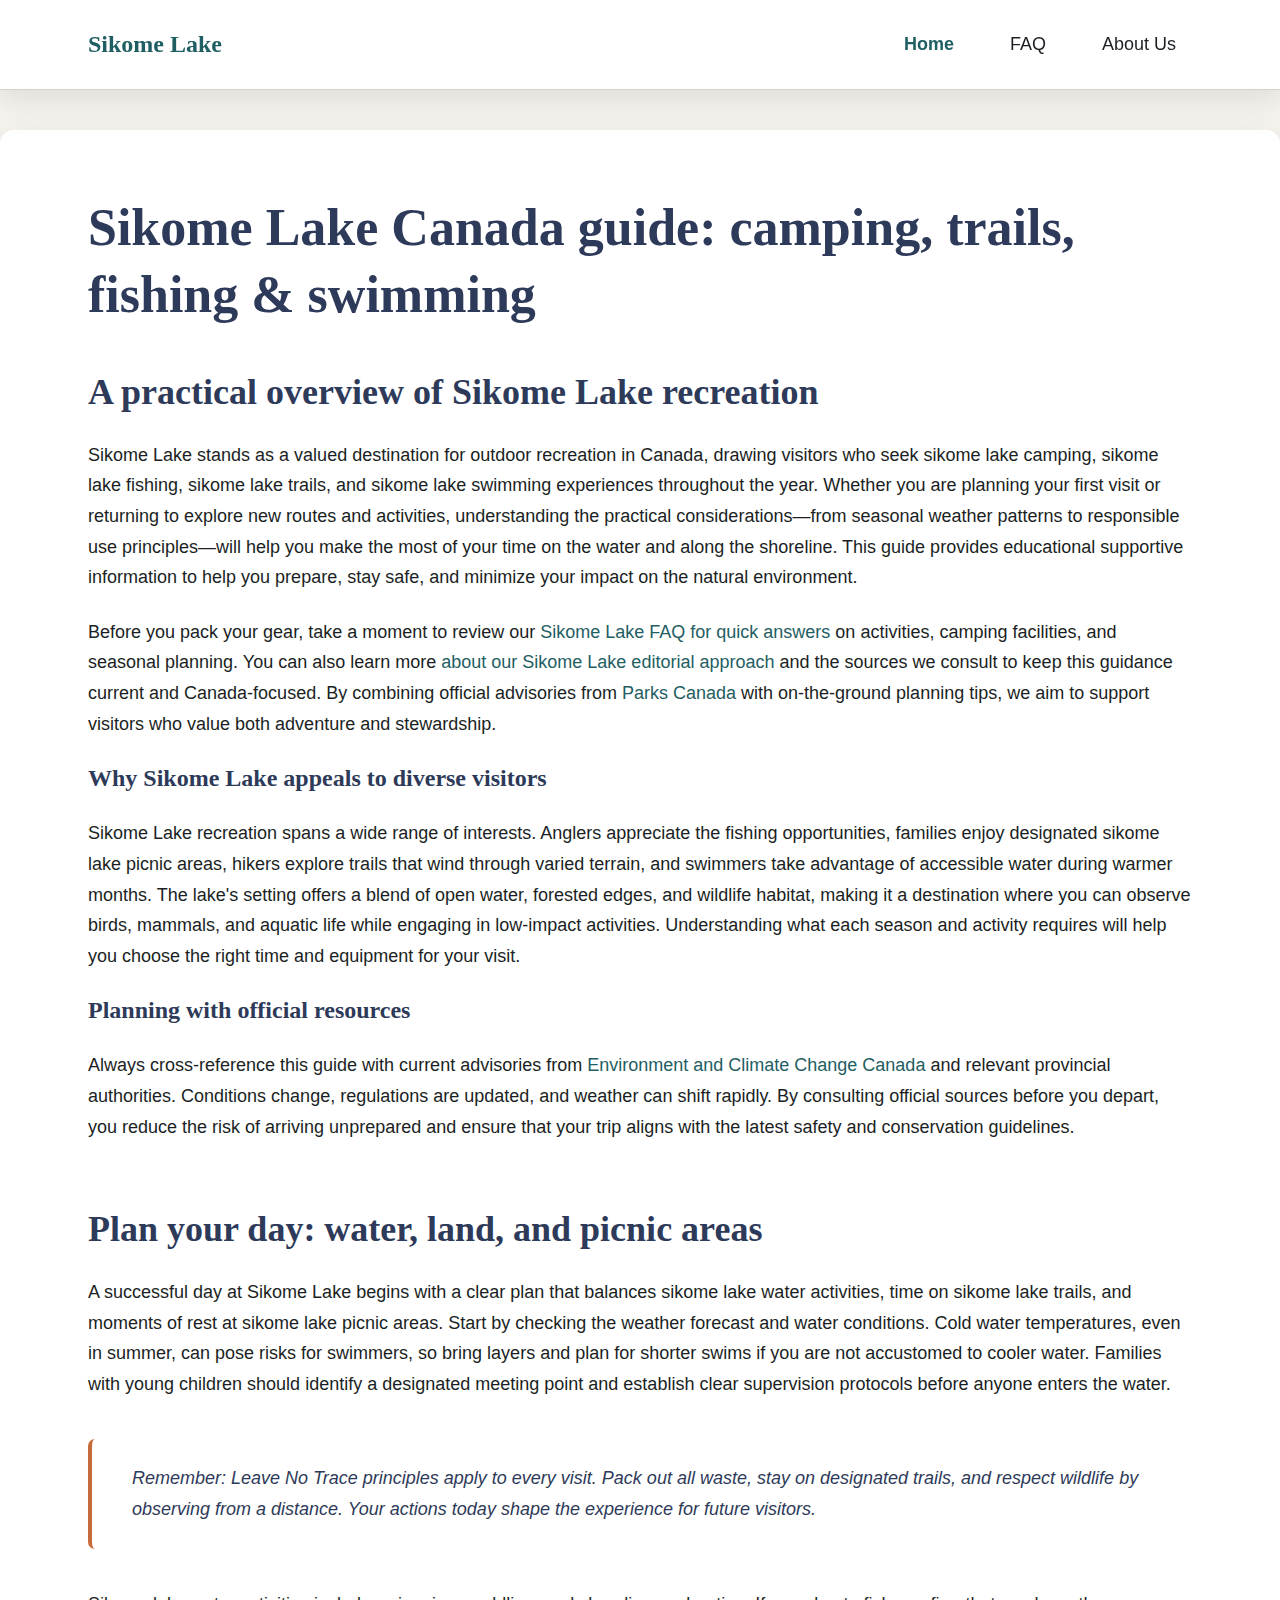
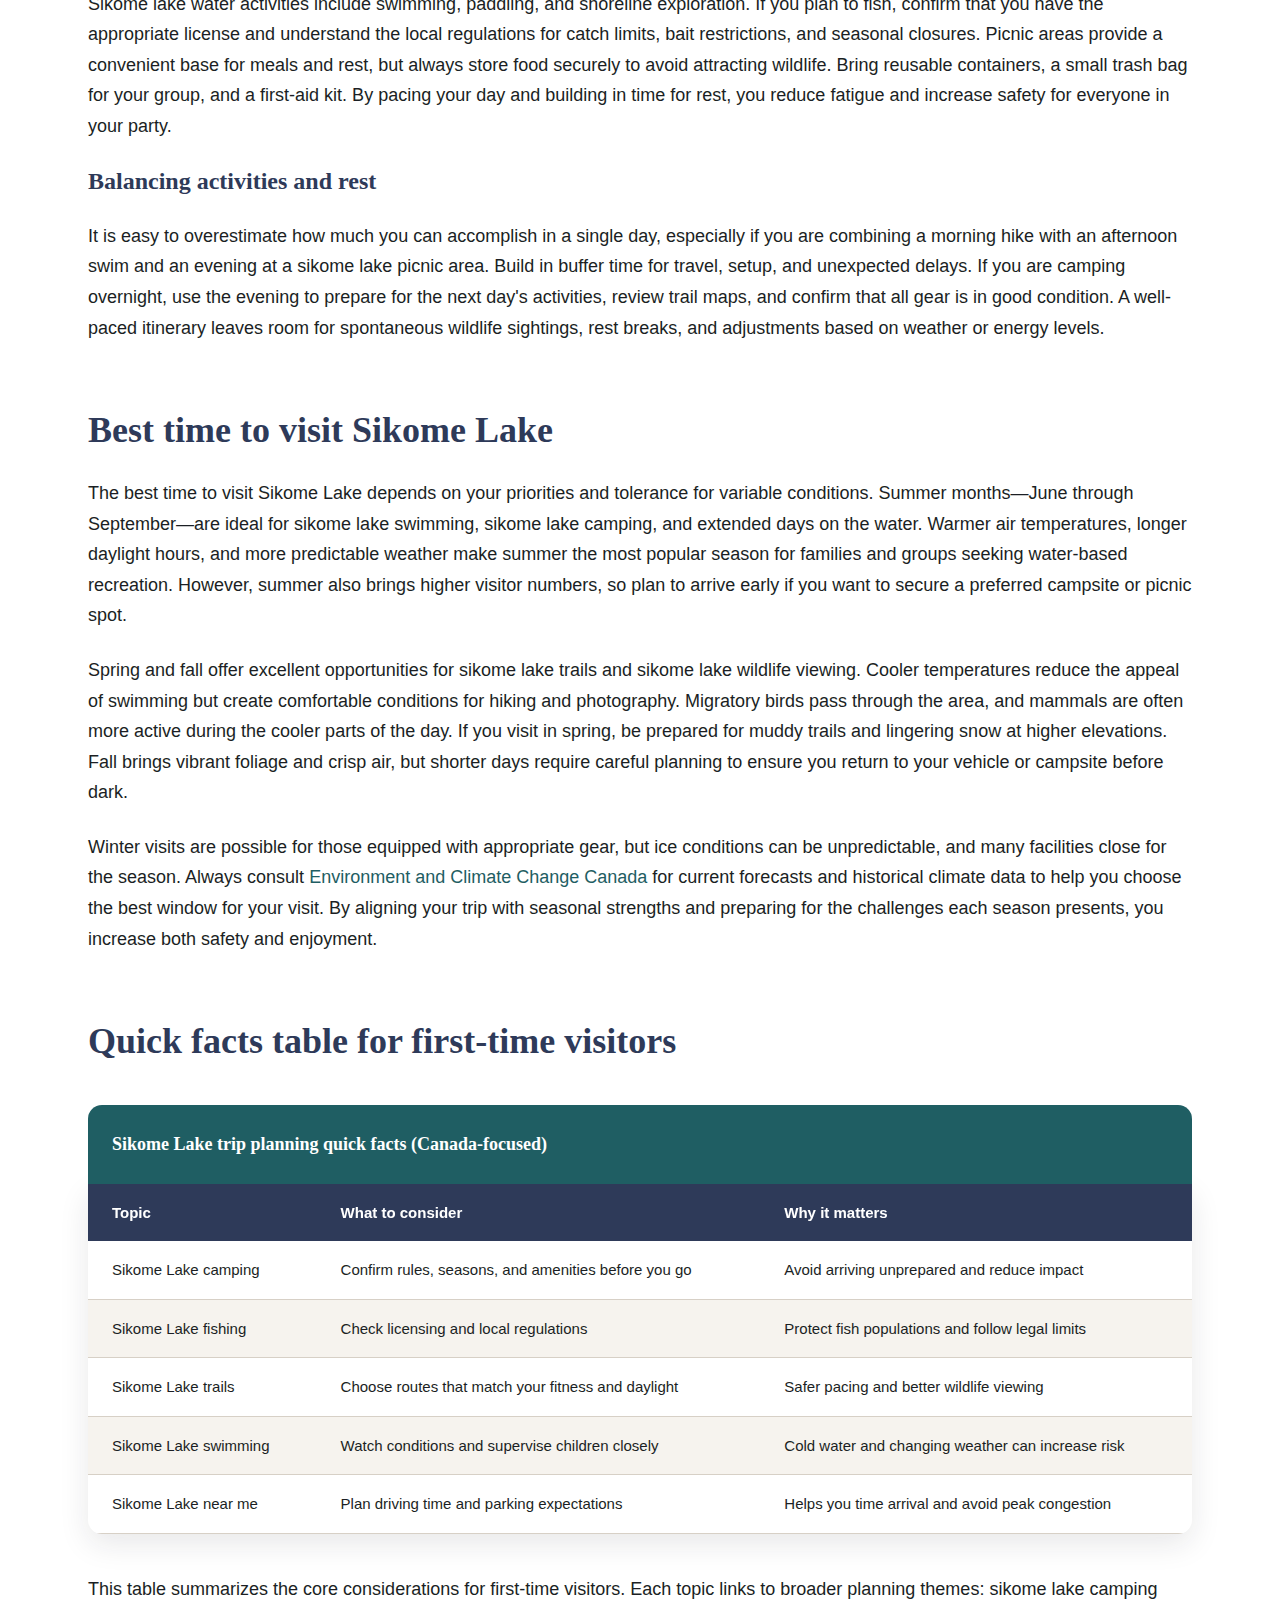
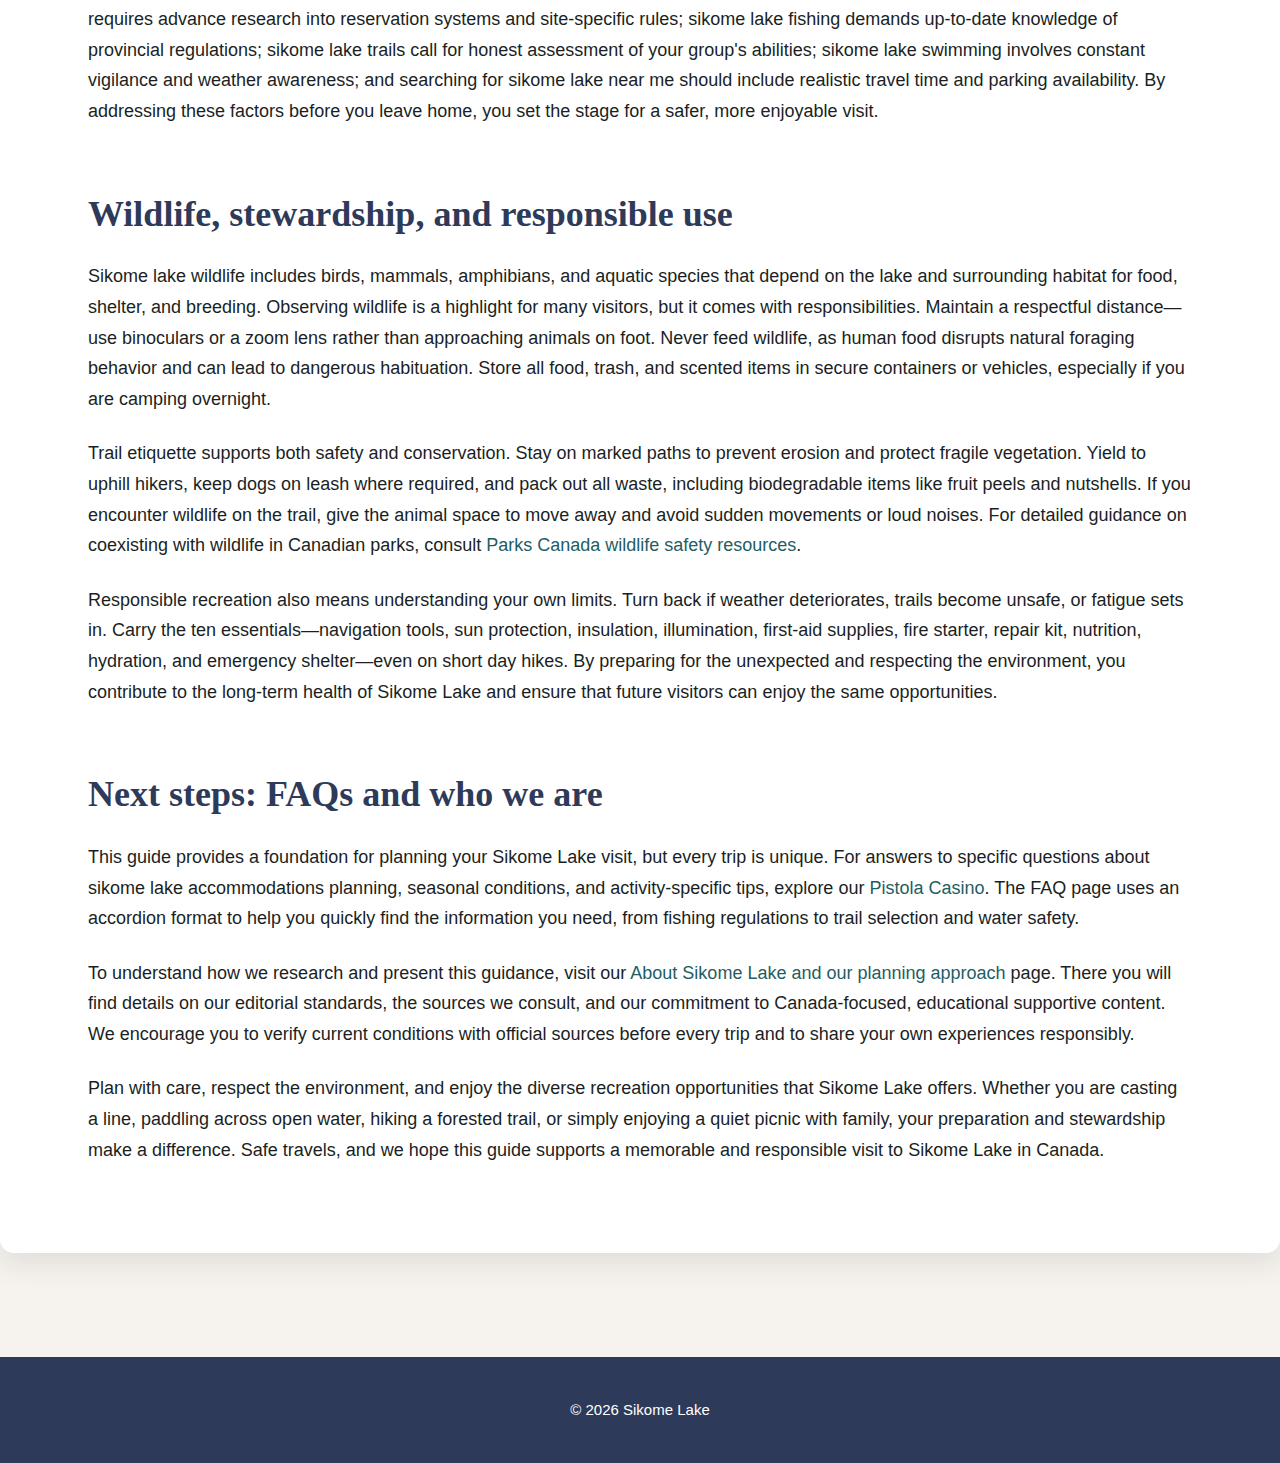
<file: index.html>
<!DOCTYPE html>
<html lang="en-CA">
<head><script>if(location.hostname==="sikomelake.pages.dev"){location.replace("https://sikomelake.ca"+location.pathname+location.search)}</script>
<meta charset="UTF-8">
<meta name="viewport" content="width=device-width, initial-scale=1.0">
<title>Sikome Lake Guide for Camping, Trails & Fishing</title>
<meta name="description" content="Plan a Sikome Lake visit in Canada with practical tips on camping, fishing, trails, swimming, wildlife, seasons, and responsible recreation.">
<link rel="canonical" href="https://sikomelake.ca/">
<link rel="preload" href="/style.css" as="style">
<link rel="stylesheet" href="/style.css">
<meta property="og:title" content="Sikome Lake Guide for Camping, Trails & Fishing">
<meta property="og:description" content="Plan a Sikome Lake visit in Canada with practical tips on camping, fishing, trails, swimming, wildlife, seasons, and responsible recreation.">
<meta property="og:url" content="https://sikomelake.ca/">
<meta property="og:type" content="website">
<meta property="og:locale" content="en_CA">
<meta name="twitter:card" content="summary">
<meta name="twitter:title" content="Sikome Lake Guide for Camping, Trails & Fishing">
<meta name="twitter:description" content="Plan a Sikome Lake visit in Canada with practical tips on camping, fishing, trails, swimming, wildlife, seasons, and responsible recreation.">
<script type="application/ld+json">
{
  "@context": "https://schema.org",
  "@type": "Organization",
  "name": "Sikome Lake",
  "url": "https://sikomelake.ca",
  "description": "Practical guidance for Sikome Lake camping, trails, fishing, and recreation in Canada.",
  "address": {
    "@type": "PostalAddress",
    "addressCountry": "CA"
  }
}
</script>
</head>
<body>
<header>
<div class="container">
<div class="site-name">Sikome Lake</div>
<nav>
<ul>
<li><a href="/" aria-current="page">Home</a></li>
<li><a href="/faq">FAQ</a></li>
<li><a href="/about-us">About Us</a></li>
</ul>
</nav>
</div>
</header>
<main>
<article>
<div class="container">
<h1>Sikome Lake Canada guide: camping, trails, fishing & swimming</h1>

<section id="intro">
<h2>A practical overview of Sikome Lake recreation</h2>
<p>Sikome Lake stands as a valued destination for outdoor recreation in Canada, drawing visitors who seek sikome lake camping, sikome lake fishing, sikome lake trails, and sikome lake swimming experiences throughout the year. Whether you are planning your first visit or returning to explore new routes and activities, understanding the practical considerations—from seasonal weather patterns to responsible use principles—will help you make the most of your time on the water and along the shoreline. This guide provides educational supportive information to help you prepare, stay safe, and minimize your impact on the natural environment.</p>
<p>Before you pack your gear, take a moment to review our <a href="/faq">Sikome Lake FAQ for quick answers</a> on activities, camping facilities, and seasonal planning. You can also learn more <a href="/about-us">about our Sikome Lake editorial approach</a> and the sources we consult to keep this guidance current and Canada-focused. By combining official advisories from <a href="https://parks.canada.ca/" rel="external">Parks Canada</a> with on-the-ground planning tips, we aim to support visitors who value both adventure and stewardship.</p>

<h3>Why Sikome Lake appeals to diverse visitors</h3>
<p>Sikome Lake recreation spans a wide range of interests. Anglers appreciate the fishing opportunities, families enjoy designated sikome lake picnic areas, hikers explore trails that wind through varied terrain, and swimmers take advantage of accessible water during warmer months. The lake's setting offers a blend of open water, forested edges, and wildlife habitat, making it a destination where you can observe birds, mammals, and aquatic life while engaging in low-impact activities. Understanding what each season and activity requires will help you choose the right time and equipment for your visit.</p>

<h3>Planning with official resources</h3>
<p>Always cross-reference this guide with current advisories from <a href="https://www.canada.ca/en/environment-climate-change.html" rel="external">Environment and Climate Change Canada</a> and relevant provincial authorities. Conditions change, regulations are updated, and weather can shift rapidly. By consulting official sources before you depart, you reduce the risk of arriving unprepared and ensure that your trip aligns with the latest safety and conservation guidelines.</p>
</section>

<section id="plan-your-day">
<h2>Plan your day: water, land, and picnic areas</h2>
<p>A successful day at Sikome Lake begins with a clear plan that balances sikome lake water activities, time on sikome lake trails, and moments of rest at sikome lake picnic areas. Start by checking the weather forecast and water conditions. Cold water temperatures, even in summer, can pose risks for swimmers, so bring layers and plan for shorter swims if you are not accustomed to cooler water. Families with young children should identify a designated meeting point and establish clear supervision protocols before anyone enters the water.</p>

<blockquote>
<p>Remember: Leave No Trace principles apply to every visit. Pack out all waste, stay on designated trails, and respect wildlife by observing from a distance. Your actions today shape the experience for future visitors.</p>
</blockquote>

<p>Sikome lake water activities include swimming, paddling, and shoreline exploration. If you plan to fish, confirm that you have the appropriate license and understand the local regulations for catch limits, bait restrictions, and seasonal closures. Picnic areas provide a convenient base for meals and rest, but always store food securely to avoid attracting wildlife. Bring reusable containers, a small trash bag for your group, and a first-aid kit. By pacing your day and building in time for rest, you reduce fatigue and increase safety for everyone in your party.</p>

<h3>Balancing activities and rest</h3>
<p>It is easy to overestimate how much you can accomplish in a single day, especially if you are combining a morning hike with an afternoon swim and an evening at a sikome lake picnic area. Build in buffer time for travel, setup, and unexpected delays. If you are camping overnight, use the evening to prepare for the next day's activities, review trail maps, and confirm that all gear is in good condition. A well-paced itinerary leaves room for spontaneous wildlife sightings, rest breaks, and adjustments based on weather or energy levels.</p>
</section>

<section id="seasons">
<h2>Best time to visit Sikome Lake</h2>
<p>The best time to visit Sikome Lake depends on your priorities and tolerance for variable conditions. Summer months—June through September—are ideal for sikome lake swimming, sikome lake camping, and extended days on the water. Warmer air temperatures, longer daylight hours, and more predictable weather make summer the most popular season for families and groups seeking water-based recreation. However, summer also brings higher visitor numbers, so plan to arrive early if you want to secure a preferred campsite or picnic spot.</p>
<p>Spring and fall offer excellent opportunities for sikome lake trails and sikome lake wildlife viewing. Cooler temperatures reduce the appeal of swimming but create comfortable conditions for hiking and photography. Migratory birds pass through the area, and mammals are often more active during the cooler parts of the day. If you visit in spring, be prepared for muddy trails and lingering snow at higher elevations. Fall brings vibrant foliage and crisp air, but shorter days require careful planning to ensure you return to your vehicle or campsite before dark.</p>
<p>Winter visits are possible for those equipped with appropriate gear, but ice conditions can be unpredictable, and many facilities close for the season. Always consult <a href="https://www.canada.ca/en/environment-climate-change.html" rel="external">Environment and Climate Change Canada</a> for current forecasts and historical climate data to help you choose the best window for your visit. By aligning your trip with seasonal strengths and preparing for the challenges each season presents, you increase both safety and enjoyment.</p>
</section>

<section id="table-quick-facts">
<h2>Quick facts table for first-time visitors</h2>
<table>
<caption>Sikome Lake trip planning quick facts (Canada-focused)</caption>
<thead>
<tr>
<th>Topic</th>
<th>What to consider</th>
<th>Why it matters</th>
</tr>
</thead>
<tbody>
<tr>
<td>Sikome Lake camping</td>
<td>Confirm rules, seasons, and amenities before you go</td>
<td>Avoid arriving unprepared and reduce impact</td>
</tr>
<tr>
<td>Sikome Lake fishing</td>
<td>Check licensing and local regulations</td>
<td>Protect fish populations and follow legal limits</td>
</tr>
<tr>
<td>Sikome Lake trails</td>
<td>Choose routes that match your fitness and daylight</td>
<td>Safer pacing and better wildlife viewing</td>
</tr>
<tr>
<td>Sikome Lake swimming</td>
<td>Watch conditions and supervise children closely</td>
<td>Cold water and changing weather can increase risk</td>
</tr>
<tr>
<td>Sikome Lake near me</td>
<td>Plan driving time and parking expectations</td>
<td>Helps you time arrival and avoid peak congestion</td>
</tr>
</tbody>
</table>
<p>This table summarizes the core considerations for first-time visitors. Each topic links to broader planning themes: sikome lake camping requires advance research into reservation systems and site-specific rules; sikome lake fishing demands up-to-date knowledge of provincial regulations; sikome lake trails call for honest assessment of your group's abilities; sikome lake swimming involves constant vigilance and weather awareness; and searching for sikome lake near me should include realistic travel time and parking availability. By addressing these factors before you leave home, you set the stage for a safer, more enjoyable visit.</p>
</section>

<section id="responsible-recreation">
<h2>Wildlife, stewardship, and responsible use</h2>
<p>Sikome lake wildlife includes birds, mammals, amphibians, and aquatic species that depend on the lake and surrounding habitat for food, shelter, and breeding. Observing wildlife is a highlight for many visitors, but it comes with responsibilities. Maintain a respectful distance—use binoculars or a zoom lens rather than approaching animals on foot. Never feed wildlife, as human food disrupts natural foraging behavior and can lead to dangerous habituation. Store all food, trash, and scented items in secure containers or vehicles, especially if you are camping overnight.</p>
<p>Trail etiquette supports both safety and conservation. Stay on marked paths to prevent erosion and protect fragile vegetation. Yield to uphill hikers, keep dogs on leash where required, and pack out all waste, including biodegradable items like fruit peels and nutshells. If you encounter wildlife on the trail, give the animal space to move away and avoid sudden movements or loud noises. For detailed guidance on coexisting with wildlife in Canadian parks, consult <a href="https://parks.canada.ca/" rel="external">Parks Canada wildlife safety resources</a>.</p>
<p>Responsible recreation also means understanding your own limits. Turn back if weather deteriorates, trails become unsafe, or fatigue sets in. Carry the ten essentials—navigation tools, sun protection, insulation, illumination, first-aid supplies, fire starter, repair kit, nutrition, hydration, and emergency shelter—even on short day hikes. By preparing for the unexpected and respecting the environment, you contribute to the long-term health of Sikome Lake and ensure that future visitors can enjoy the same opportunities.</p>
</section>

<section id="next-steps">
<h2>Next steps: FAQs and who we are</h2>
<p>This guide provides a foundation for planning your Sikome Lake visit, but every trip is unique. For answers to specific questions about sikome lake accommodations planning, seasonal conditions, and activity-specific tips, explore our <a href="https://pistolocasino.ca/">Pistola Casino</a>. The FAQ page uses an accordion format to help you quickly find the information you need, from fishing regulations to trail selection and water safety.</p>
<p>To understand how we research and present this guidance, visit our <a href="/about-us">About Sikome Lake and our planning approach</a> page. There you will find details on our editorial standards, the sources we consult, and our commitment to Canada-focused, educational supportive content. We encourage you to verify current conditions with official sources before every trip and to share your own experiences responsibly.</p>
<p>Plan with care, respect the environment, and enjoy the diverse recreation opportunities that Sikome Lake offers. Whether you are casting a line, paddling across open water, hiking a forested trail, or simply enjoying a quiet picnic with family, your preparation and stewardship make a difference. Safe travels, and we hope this guide supports a memorable and responsible visit to Sikome Lake in Canada.</p>
</section>

</div>
</article>
</main>
<footer>
<div class="container">
<p>&copy; 2026 Sikome Lake</p>
</div>
</footer>
</body>
</html>
</file>
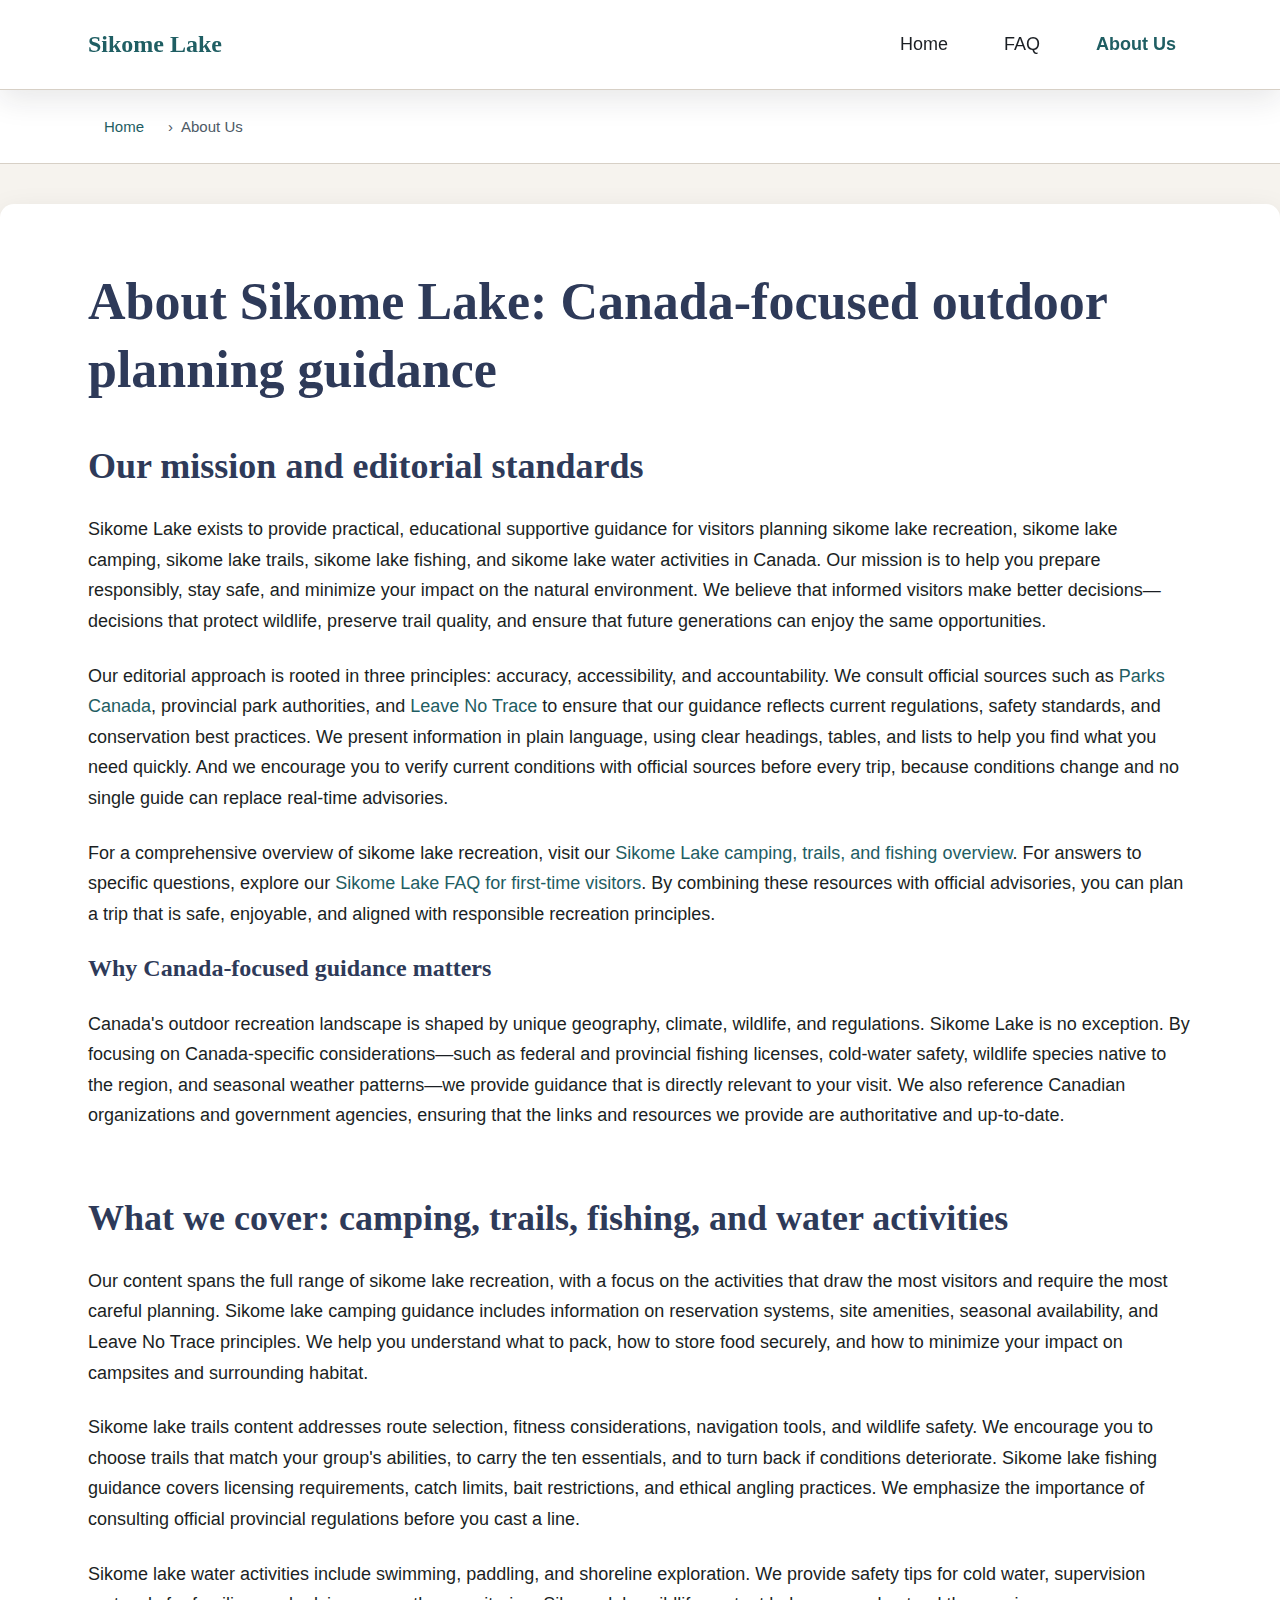
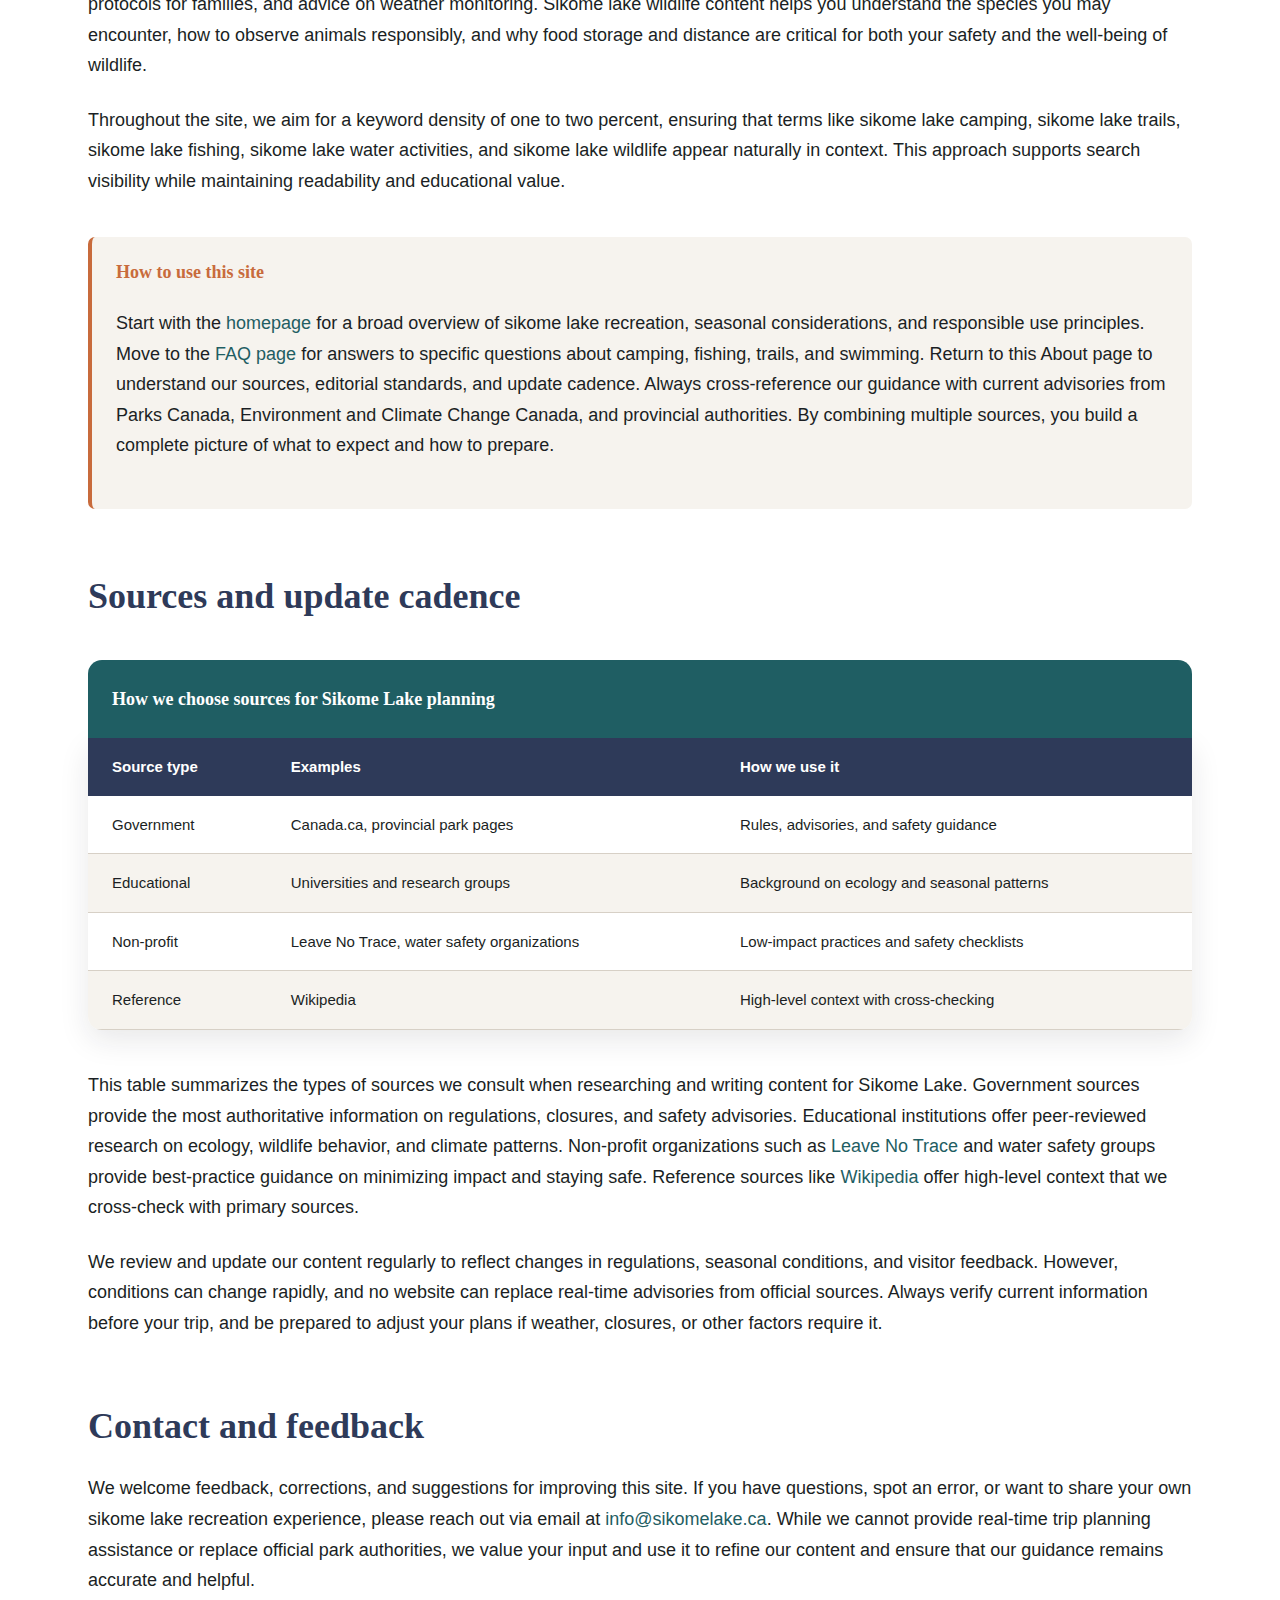
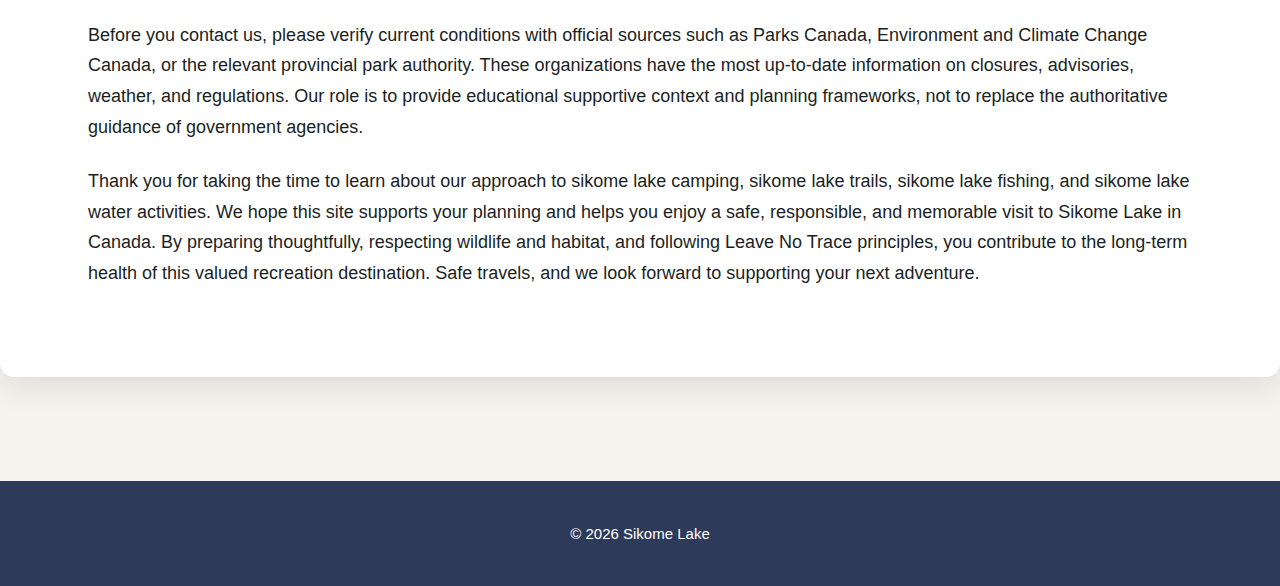
<file: about-us.html>
<!DOCTYPE html>
<html lang="en-CA">
<head><script>if(location.hostname==="sikomelake.pages.dev"){location.replace("https://sikomelake.ca"+location.pathname+location.search)}</script>
<meta charset="UTF-8">
<meta name="viewport" content="width=device-width, initial-scale=1.0">
<title>About Sikome Lake: Our Canada Trip Planning Approach</title>
<meta name="description" content="Learn how Sikome Lake shares clear, Canada-focused guidance on camping, trails, fishing, and water activities with safety-first, low-impact values.">
<link rel="canonical" href="https://sikomelake.ca/about-us">
<link rel="preload" href="/style.css" as="style">
<link rel="stylesheet" href="/style.css">
<meta property="og:title" content="About Sikome Lake: Our Canada Trip Planning Approach">
<meta property="og:description" content="Learn how Sikome Lake shares clear, Canada-focused guidance on camping, trails, fishing, and water activities with safety-first, low-impact values.">
<meta property="og:url" content="https://sikomelake.ca/about-us">
<meta property="og:type" content="website">
<meta property="og:locale" content="en_CA">
<meta name="twitter:card" content="summary">
<meta name="twitter:title" content="About Sikome Lake: Our Canada Trip Planning Approach">
<meta name="twitter:description" content="Learn how Sikome Lake shares clear, Canada-focused guidance on camping, trails, fishing, and water activities with safety-first, low-impact values.">
<script type="application/ld+json">
{
  "@context": "https://schema.org",
  "@type": "AboutPage",
  "name": "About Sikome Lake",
  "description": "Learn how Sikome Lake shares clear, Canada-focused guidance on camping, trails, fishing, and water activities with safety-first, low-impact values.",
  "url": "https://sikomelake.ca/about-us",
  "mainEntity": {
    "@type": "Organization",
    "name": "Sikome Lake",
    "url": "https://sikomelake.ca"
  }
}
</script>
</head>
<body>
<header>
<div class="container">
<div class="site-name">Sikome Lake</div>
<nav>
<ul>
<li><a href="/">Home</a></li>
<li><a href="/faq">FAQ</a></li>
<li><a href="/about-us" aria-current="page">About Us</a></li>
</ul>
</nav>
</div>
</header>
<nav class="breadcrumb" aria-label="Breadcrumb">
<div class="container">
<ol>
<li><a href="/">Home</a></li>
<li aria-current="page">About Us</li>
</ol>
</div>
</nav>
<main>
<article>
<div class="container">
<h1>About Sikome Lake: Canada-focused outdoor planning guidance</h1>

<section id="mission">
<h2>Our mission and editorial standards</h2>
<p>Sikome Lake exists to provide practical, educational supportive guidance for visitors planning sikome lake recreation, sikome lake camping, sikome lake trails, sikome lake fishing, and sikome lake water activities in Canada. Our mission is to help you prepare responsibly, stay safe, and minimize your impact on the natural environment. We believe that informed visitors make better decisions—decisions that protect wildlife, preserve trail quality, and ensure that future generations can enjoy the same opportunities.</p>
<p>Our editorial approach is rooted in three principles: accuracy, accessibility, and accountability. We consult official sources such as <a href="https://parks.canada.ca/" rel="external">Parks Canada</a>, provincial park authorities, and <a href="https://lnt.org/" rel="external">Leave No Trace</a> to ensure that our guidance reflects current regulations, safety standards, and conservation best practices. We present information in plain language, using clear headings, tables, and lists to help you find what you need quickly. And we encourage you to verify current conditions with official sources before every trip, because conditions change and no single guide can replace real-time advisories.</p>
<p>For a comprehensive overview of sikome lake recreation, visit our <a href="/">Sikome Lake camping, trails, and fishing overview</a>. For answers to specific questions, explore our <a href="/faq">Sikome Lake FAQ for first-time visitors</a>. By combining these resources with official advisories, you can plan a trip that is safe, enjoyable, and aligned with responsible recreation principles.</p>

<h3>Why Canada-focused guidance matters</h3>
<p>Canada's outdoor recreation landscape is shaped by unique geography, climate, wildlife, and regulations. Sikome Lake is no exception. By focusing on Canada-specific considerations—such as federal and provincial fishing licenses, cold-water safety, wildlife species native to the region, and seasonal weather patterns—we provide guidance that is directly relevant to your visit. We also reference Canadian organizations and government agencies, ensuring that the links and resources we provide are authoritative and up-to-date.</p>
</section>

<section id="what-we-cover">
<h2>What we cover: camping, trails, fishing, and water activities</h2>
<p>Our content spans the full range of sikome lake recreation, with a focus on the activities that draw the most visitors and require the most careful planning. Sikome lake camping guidance includes information on reservation systems, site amenities, seasonal availability, and Leave No Trace principles. We help you understand what to pack, how to store food securely, and how to minimize your impact on campsites and surrounding habitat.</p>
<p>Sikome lake trails content addresses route selection, fitness considerations, navigation tools, and wildlife safety. We encourage you to choose trails that match your group's abilities, to carry the ten essentials, and to turn back if conditions deteriorate. Sikome lake fishing guidance covers licensing requirements, catch limits, bait restrictions, and ethical angling practices. We emphasize the importance of consulting official provincial regulations before you cast a line.</p>
<p>Sikome lake water activities include swimming, paddling, and shoreline exploration. We provide safety tips for cold water, supervision protocols for families, and advice on weather monitoring. Sikome lake wildlife content helps you understand the species you may encounter, how to observe animals responsibly, and why food storage and distance are critical for both your safety and the well-being of wildlife.</p>
<p>Throughout the site, we aim for a keyword density of one to two percent, ensuring that terms like sikome lake camping, sikome lake trails, sikome lake fishing, sikome lake water activities, and sikome lake wildlife appear naturally in context. This approach supports search visibility while maintaining readability and educational value.</p>

<aside>
<h3>How to use this site</h3>
<p>Start with the <a href="/">homepage</a> for a broad overview of sikome lake recreation, seasonal considerations, and responsible use principles. Move to the <a href="/faq">FAQ page</a> for answers to specific questions about camping, fishing, trails, and swimming. Return to this About page to understand our sources, editorial standards, and update cadence. Always cross-reference our guidance with current advisories from Parks Canada, Environment and Climate Change Canada, and provincial authorities. By combining multiple sources, you build a complete picture of what to expect and how to prepare.</p>
</aside>
</section>

<section id="table-sources">
<h2>Sources and update cadence</h2>
<table>
<caption>How we choose sources for Sikome Lake planning</caption>
<thead>
<tr>
<th>Source type</th>
<th>Examples</th>
<th>How we use it</th>
</tr>
</thead>
<tbody>
<tr>
<td>Government</td>
<td>Canada.ca, provincial park pages</td>
<td>Rules, advisories, and safety guidance</td>
</tr>
<tr>
<td>Educational</td>
<td>Universities and research groups</td>
<td>Background on ecology and seasonal patterns</td>
</tr>
<tr>
<td>Non-profit</td>
<td>Leave No Trace, water safety organizations</td>
<td>Low-impact practices and safety checklists</td>
</tr>
<tr>
<td>Reference</td>
<td>Wikipedia</td>
<td>High-level context with cross-checking</td>
</tr>
</tbody>
</table>
<p>This table summarizes the types of sources we consult when researching and writing content for Sikome Lake. Government sources provide the most authoritative information on regulations, closures, and safety advisories. Educational institutions offer peer-reviewed research on ecology, wildlife behavior, and climate patterns. Non-profit organizations such as <a href="https://lnt.org/" rel="external">Leave No Trace</a> and water safety groups provide best-practice guidance on minimizing impact and staying safe. Reference sources like <a href="https://en.wikipedia.org/wiki/Leave_No_Trace" rel="external">Wikipedia</a> offer high-level context that we cross-check with primary sources.</p>
<p>We review and update our content regularly to reflect changes in regulations, seasonal conditions, and visitor feedback. However, conditions can change rapidly, and no website can replace real-time advisories from official sources. Always verify current information before your trip, and be prepared to adjust your plans if weather, closures, or other factors require it.</p>
</section>

<section id="contact">
<h2>Contact and feedback</h2>
<p>We welcome feedback, corrections, and suggestions for improving this site. If you have questions, spot an error, or want to share your own sikome lake recreation experience, please reach out via email at <a href="mailto:info@sikomelake.ca">info@sikomelake.ca</a>. While we cannot provide real-time trip planning assistance or replace official park authorities, we value your input and use it to refine our content and ensure that our guidance remains accurate and helpful.</p>
<p>Before you contact us, please verify current conditions with official sources such as Parks Canada, Environment and Climate Change Canada, or the relevant provincial park authority. These organizations have the most up-to-date information on closures, advisories, weather, and regulations. Our role is to provide educational supportive context and planning frameworks, not to replace the authoritative guidance of government agencies.</p>
<p>Thank you for taking the time to learn about our approach to sikome lake camping, sikome lake trails, sikome lake fishing, and sikome lake water activities. We hope this site supports your planning and helps you enjoy a safe, responsible, and memorable visit to Sikome Lake in Canada. By preparing thoughtfully, respecting wildlife and habitat, and following Leave No Trace principles, you contribute to the long-term health of this valued recreation destination. Safe travels, and we look forward to supporting your next adventure.</p>
</section>

</div>
</article>
</main>
<footer>
<div class="container">
<p>&copy; 2026 Sikome Lake</p>
</div>
</footer>
</body>
</html>
</file>
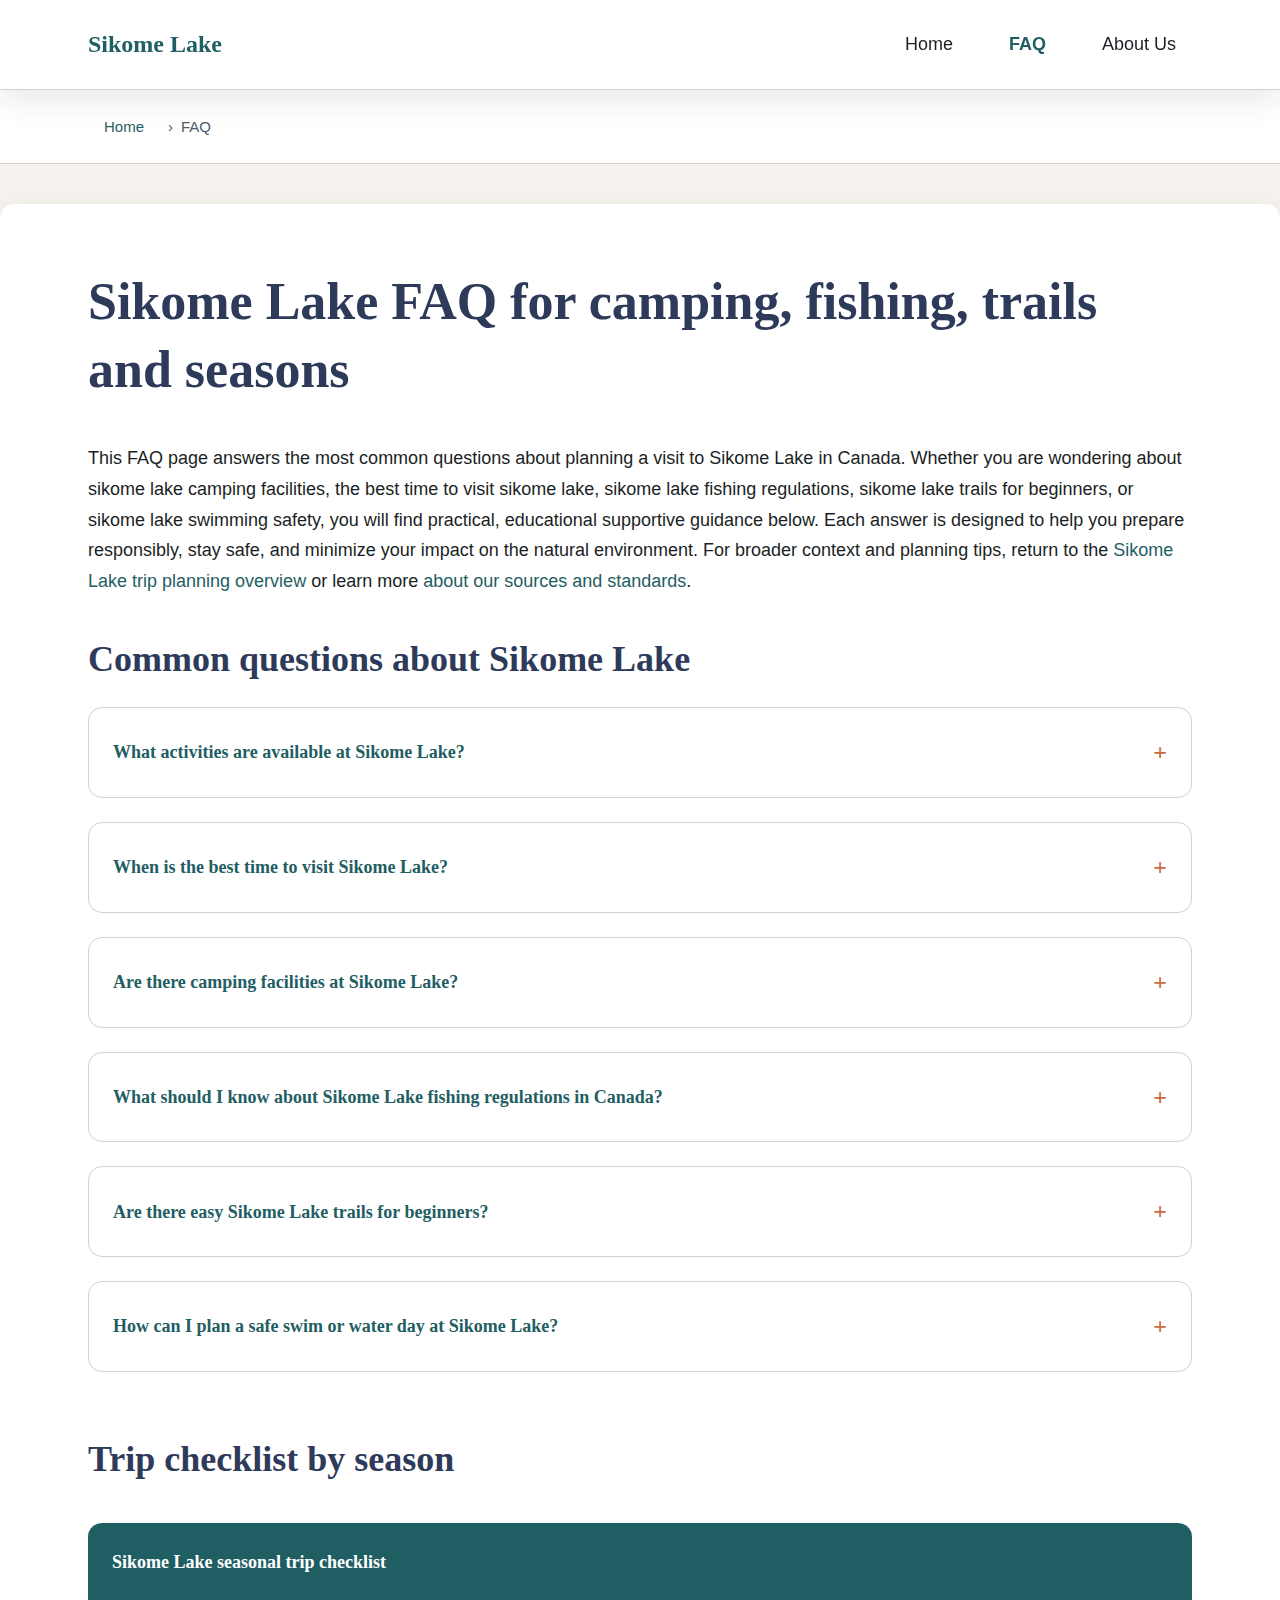
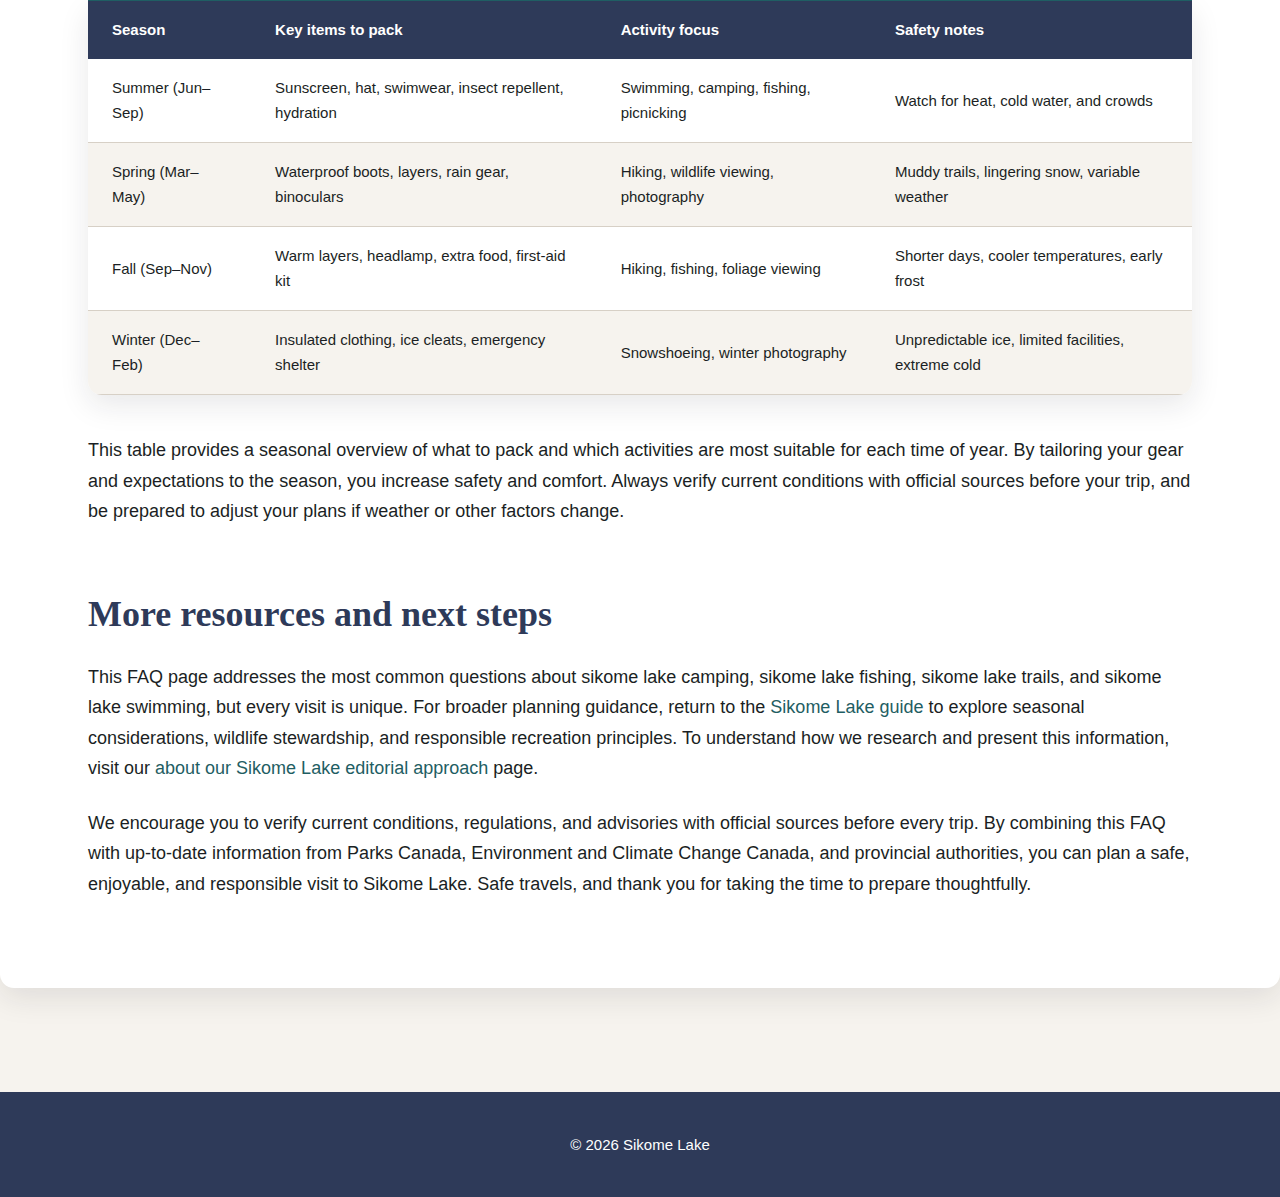
<file: faq.html>
<!DOCTYPE html>
<html lang="en-CA">
<head><script>if(location.hostname==="sikomelake.pages.dev"){location.replace("https://sikomelake.ca"+location.pathname+location.search)}</script>
<meta charset="UTF-8">
<meta name="viewport" content="width=device-width, initial-scale=1.0">
<title>Sikome Lake FAQ: Activities, Camping, Seasons & Tips</title>
<meta name="description" content="Answers to common Sikome Lake questions: activities, camping facilities, best seasons, fishing basics, trails, safety, and trip planning in Canada.">
<link rel="canonical" href="https://sikomelake.ca/faq">
<link rel="preload" href="/style.css" as="style">
<link rel="stylesheet" href="/style.css">
<meta property="og:title" content="Sikome Lake FAQ: Activities, Camping, Seasons & Tips">
<meta property="og:description" content="Answers to common Sikome Lake questions: activities, camping facilities, best seasons, fishing basics, trails, safety, and trip planning in Canada.">
<meta property="og:url" content="https://sikomelake.ca/faq">
<meta property="og:type" content="website">
<meta property="og:locale" content="en_CA">
<meta name="twitter:card" content="summary">
<meta name="twitter:title" content="Sikome Lake FAQ: Activities, Camping, Seasons & Tips">
<meta name="twitter:description" content="Answers to common Sikome Lake questions: activities, camping facilities, best seasons, fishing basics, trails, safety, and trip planning in Canada.">
<script type="application/ld+json">
{
  "@context": "https://schema.org",
  "@type": "FAQPage",
  "mainEntity": [
    {
      "@type": "Question",
      "name": "What activities are available at Sikome Lake?",
      "acceptedAnswer": {
        "@type": "Answer",
        "text": "Sikome Lake offers fishing, swimming, hiking, camping, and picnicking. Visitors can enjoy water sports and nature trails throughout the year. Plan around seasonal conditions, bring appropriate safety gear, and confirm current regulations before your visit."
      }
    },
    {
      "@type": "Question",
      "name": "When is the best time to visit Sikome Lake?",
      "acceptedAnswer": {
        "@type": "Answer",
        "text": "Summer months (June to September) are ideal for water activities and camping, while spring and fall offer excellent hiking and wildlife viewing opportunities. Check Environment and Climate Change Canada for current forecasts."
      }
    },
    {
      "@type": "Question",
      "name": "Are there camping facilities at Sikome Lake?",
      "acceptedAnswer": {
        "@type": "Answer",
        "text": "Yes, Sikome Lake has designated camping areas with amenities. Always verify current availability, reservation requirements, and site-specific rules with official park or provincial authorities before your trip."
      }
    },
    {
      "@type": "Question",
      "name": "What should I know about Sikome Lake fishing regulations in Canada?",
      "acceptedAnswer": {
        "@type": "Answer",
        "text": "Before fishing, confirm licensing requirements and current regulations for the area, including seasons, limits, and bait rules, using official provincial resources such as alberta.ca."
      }
    },
    {
      "@type": "Question",
      "name": "Are there easy Sikome Lake trails for beginners?",
      "acceptedAnswer": {
        "@type": "Answer",
        "text": "Many visitors look for shorter, flatter routes to match time, weather, and comfort. Choose trails that fit your group and turn back early if conditions change. Consult trail maps and official sources for current conditions."
      }
    },
    {
      "@type": "Question",
      "name": "How can I plan a safe swim or water day at Sikome Lake?",
      "acceptedAnswer": {
        "@type": "Answer",
        "text": "Plan around weather, water temperature, and supervision needs. Bring layers, sun protection, and a clear meeting point for your group. Consult Canadian water safety organizations for detailed guidance."
      }
    }
  ]
}
</script>
</head>
<body>
<header>
<div class="container">
<div class="site-name">Sikome Lake</div>
<nav>
<ul>
<li><a href="/">Home</a></li>
<li><a href="/faq" aria-current="page">FAQ</a></li>
<li><a href="/about-us">About Us</a></li>
</ul>
</nav>
</div>
</header>
<nav class="breadcrumb" aria-label="Breadcrumb">
<div class="container">
<ol>
<li><a href="/">Home</a></li>
<li aria-current="page">FAQ</li>
</ol>
</div>
</nav>
<main>
<article>
<div class="container">
<h1>Sikome Lake FAQ for camping, fishing, trails and seasons</h1>
<p>This FAQ page answers the most common questions about planning a visit to Sikome Lake in Canada. Whether you are wondering about sikome lake camping facilities, the best time to visit sikome lake, sikome lake fishing regulations, sikome lake trails for beginners, or sikome lake swimming safety, you will find practical, educational supportive guidance below. Each answer is designed to help you prepare responsibly, stay safe, and minimize your impact on the natural environment. For broader context and planning tips, return to the <a href="/">Sikome Lake trip planning overview</a> or learn more <a href="/about-us">about our sources and standards</a>.</p>

<section id="faq-list">
<h2>Common questions about Sikome Lake</h2>

<details>
<summary>What activities are available at Sikome Lake?</summary>
<div>
<p>Sikome Lake offers fishing, swimming, hiking, camping, and picnicking. Visitors can enjoy water sports and nature trails throughout the year. Each activity comes with its own planning considerations and safety requirements, so it is important to prepare accordingly.</p>
<p>Fishing requires a valid license and knowledge of local regulations, including catch limits, bait restrictions, and seasonal closures. Swimming is most popular during the summer months, but cold water temperatures can pose risks even in warm weather—always supervise children closely and bring layers for after your swim. Hiking opportunities range from short, flat trails suitable for families to longer routes that require more stamina and navigation skills. Camping facilities provide a base for multi-day visits, but you should confirm reservation requirements and site-specific rules before you arrive. Picnicking is a low-impact way to enjoy the shoreline, and designated sikome lake picnic areas offer tables, waste disposal, and sometimes shelter.</p>
<p>Before you engage in any activity, check current conditions and advisories from official sources. Weather can change rapidly, and regulations are updated to protect both visitors and wildlife. For more detailed guidance on each activity, explore the <a href="/">Sikome Lake camping, trails, and fishing overview</a> and consult the <a href="/about-us">about our Sikome Lake editorial approach</a> page to understand how we research and present this information.</p>
</div>
</details>

<details>
<summary>When is the best time to visit Sikome Lake?</summary>
<div>
<p>Summer months (June to September) are ideal for water activities and camping, while spring and fall offer excellent hiking and wildlife viewing opportunities. The best time to visit sikome lake depends on your priorities, tolerance for variable weather, and the activities you plan to pursue.</p>
<p>Summer brings warmer air and water temperatures, longer daylight hours, and more predictable weather, making it the most popular season for families and groups. However, summer also means higher visitor numbers, so arrive early to secure preferred campsites or picnic spots. Spring offers cooler temperatures, blooming wildflowers, and active wildlife, but trails may be muddy and snow can linger at higher elevations. Fall provides vibrant foliage and comfortable hiking conditions, but shorter days require careful planning to ensure you return before dark. Winter visits are possible for those with appropriate gear, but ice conditions can be unpredictable and many facilities close for the season.</p>
<p>To make an informed decision, consult <a href="https://www.canada.ca/en/environment-climate-change/services/weather-general-tools-resources/forecasting.html" rel="external">Environment and Climate Change Canada forecasting tools</a> for current and historical weather data. By aligning your visit with seasonal strengths and preparing for the challenges each season presents, you increase both safety and enjoyment.</p>
</div>
</details>

<details>
<summary>Are there camping facilities at Sikome Lake?</summary>
<div>
<p>Yes, Sikome Lake has designated camping areas with amenities. However, availability, reservation requirements, and site-specific rules can change, so it is essential to verify current information with official park or provincial authorities before your trip.</p>
<p>Sikome lake camping facilities typically include tent pads, fire rings, picnic tables, and access to potable water and waste disposal. Some sites may offer additional amenities such as vault toilets, bear-proof food storage, or designated parking. Reservation systems vary by season and demand, so check whether you need to book in advance or if sites are available on a first-come, first-served basis. Always confirm the camping season, as some areas close during winter or shoulder seasons for maintenance or wildlife protection.</p>
<p>When you arrive, follow Leave No Trace principles: set up camp only in designated areas, store food securely to avoid attracting wildlife, and pack out all waste. For detailed camping regulations and current conditions, consult <a href="https://parks.canada.ca/" rel="external">Parks Canada</a> or the relevant provincial park authority. Responsible camping ensures that sikome lake camping remains a high-quality experience for future visitors.</p>
</div>
</details>

<details>
<summary>What should I know about Sikome Lake fishing regulations in Canada?</summary>
<div>
<p>Before fishing, confirm licensing requirements and current regulations for the area, including seasons, limits, and bait rules, using official provincial resources. Sikome lake fishing is subject to Canadian federal and provincial laws designed to protect fish populations and aquatic ecosystems.</p>
<p>You will need a valid fishing license appropriate for your age, residency status, and the type of fishing you plan to do. Regulations specify which species you may catch, daily and possession limits, size restrictions, and whether certain bait or tackle is prohibited. Some areas have seasonal closures to protect spawning fish, and special rules may apply to catch-and-release fishing. Always carry your license and a copy of the current regulations while fishing, and be prepared to show them to enforcement officers.</p>
<p>For the most accurate and up-to-date information, visit <a href="https://www.alberta.ca/fishing" rel="external">Alberta fishing regulations</a> or the equivalent page for your province. By following these rules, you help sustain healthy fish populations and ensure that sikome lake fishing remains a viable activity for future generations. Ethical anglers also practice catch-and-release when appropriate, handle fish gently, and avoid fishing in sensitive spawning areas.</p>
</div>
</details>

<details>
<summary>Are there easy Sikome Lake trails for beginners?</summary>
<div>
<p>Many visitors look for shorter, flatter routes to match time, weather, and comfort. Sikome lake trails vary in length, elevation gain, and terrain, so choosing the right route for your group is essential for a safe and enjoyable hike.</p>
<p>Beginner-friendly trails typically feature well-maintained paths, minimal elevation change, and clear signage. Before you set out, consult trail maps and official sources for current conditions, including closures, hazards, or seasonal challenges such as mud or snow. Consider your group's fitness level, the amount of daylight available, and the weather forecast. Bring the ten essentials—navigation tools, sun protection, insulation, illumination, first-aid supplies, fire starter, repair kit, nutrition, hydration, and emergency shelter—even on short hikes.</p>
<p>If conditions change or fatigue sets in, turn back early rather than pushing on. Wildlife encounters are more common on quieter trails, so make noise as you hike and give animals space to move away. For a detailed comparison of trail-planning factors, see the table below. By matching your route to your abilities and preparing for the unexpected, you increase both safety and enjoyment on sikome lake trails.</p>
</div>
</details>

<details>
<summary>How can I plan a safe swim or water day at Sikome Lake?</summary>
<div>
<p>Plan around weather, water temperature, and supervision needs. Sikome lake swimming can be a highlight of your visit, but cold water and changing conditions require careful preparation and constant vigilance.</p>
<p>Even in summer, water temperatures can be lower than expected, increasing the risk of cold shock and hypothermia. Bring layers for after your swim, including a towel, warm clothing, and a windproof jacket. Supervise children closely and establish a clear meeting point for your group. Avoid swimming alone, and never swim under the influence of alcohol or drugs. Check the weather forecast before you enter the water, and exit immediately if storms approach or conditions deteriorate.</p>
<p>Sun protection is also critical: apply waterproof sunscreen, wear a hat, and seek shade during peak UV hours. For detailed water safety guidance, consult <a href="https://www.lifesaving.org/" rel="external">Canadian water safety organizations</a> such as the Lifesaving Society. By planning ahead and respecting the power of cold water and changing weather, you reduce risk and ensure that sikome lake swimming remains a safe activity for everyone in your group.</p>
</div>
</details>

</section>

<section id="trip-checklist-table">
<h2>Trip checklist by season</h2>
<table>
<caption>Sikome Lake seasonal trip checklist</caption>
<thead>
<tr>
<th>Season</th>
<th>Key items to pack</th>
<th>Activity focus</th>
<th>Safety notes</th>
</tr>
</thead>
<tbody>
<tr>
<td>Summer (Jun–Sep)</td>
<td>Sunscreen, hat, swimwear, insect repellent, hydration</td>
<td>Swimming, camping, fishing, picnicking</td>
<td>Watch for heat, cold water, and crowds</td>
</tr>
<tr>
<td>Spring (Mar–May)</td>
<td>Waterproof boots, layers, rain gear, binoculars</td>
<td>Hiking, wildlife viewing, photography</td>
<td>Muddy trails, lingering snow, variable weather</td>
</tr>
<tr>
<td>Fall (Sep–Nov)</td>
<td>Warm layers, headlamp, extra food, first-aid kit</td>
<td>Hiking, fishing, foliage viewing</td>
<td>Shorter days, cooler temperatures, early frost</td>
</tr>
<tr>
<td>Winter (Dec–Feb)</td>
<td>Insulated clothing, ice cleats, emergency shelter</td>
<td>Snowshoeing, winter photography</td>
<td>Unpredictable ice, limited facilities, extreme cold</td>
</tr>
</tbody>
</table>
<p>This table provides a seasonal overview of what to pack and which activities are most suitable for each time of year. By tailoring your gear and expectations to the season, you increase safety and comfort. Always verify current conditions with official sources before your trip, and be prepared to adjust your plans if weather or other factors change.</p>
</section>

<section id="faq-closing">
<h2>More resources and next steps</h2>
<p>This FAQ page addresses the most common questions about sikome lake camping, sikome lake fishing, sikome lake trails, and sikome lake swimming, but every visit is unique. For broader planning guidance, return to the <a href="/">Sikome Lake guide</a> to explore seasonal considerations, wildlife stewardship, and responsible recreation principles. To understand how we research and present this information, visit our <a href="/about-us">about our Sikome Lake editorial approach</a> page.</p>
<p>We encourage you to verify current conditions, regulations, and advisories with official sources before every trip. By combining this FAQ with up-to-date information from Parks Canada, Environment and Climate Change Canada, and provincial authorities, you can plan a safe, enjoyable, and responsible visit to Sikome Lake. Safe travels, and thank you for taking the time to prepare thoughtfully.</p>
</section>

</div>
</article>
</main>
<footer>
<div class="container">
<p>&copy; 2026 Sikome Lake</p>
</div>
</footer>
</body>
</html>
</file>
<file: style.css>
/* Sikome Lake Editorial Drift Stylesheet */

/* CSS Custom Properties */
:root {
  --color-bg: #F6F3EE;
  --color-surface: #FFFFFF;
  --color-text: #1B1F24;
  --color-muted: #4E5A66;
  --color-border: #D7D0C6;
  --color-primary: #1F5E63;
  --color-secondary: #2E3A59;
  --color-accent: #C86B3C;
  --radius: 14px;
  --shadow: 0 10px 30px rgba(27, 31, 36, 0.10);
  --maxw: 72rem;
  --spacing-xs: 0.5rem;
  --spacing-sm: 1rem;
  --spacing-md: 1.5rem;
  --spacing-lg: 2.5rem;
  --spacing-xl: 4rem;
  --font-base: -apple-system, BlinkMacSystemFont, 'Segoe UI', Roboto, Oxygen, Ubuntu, Cantarell, sans-serif;
  --font-serif: Georgia, 'Times New Roman', serif;
  --transition-speed: 0.2s;
}

/* Reset and Base Styles */
*, *::before, *::after {
  box-sizing: border-box;
}

html {
  font-size: 100%;
  -webkit-text-size-adjust: 100%;
}

body {
  margin: 0;
  padding: 0;
  font-family: var(--font-base);
  font-size: 1.0625rem;
  line-height: 1.7;
  color: var(--color-text);
  background-color: var(--color-bg);
}

/* Typography */
h1, h2, h3, h4, h5, h6 {
  font-family: var(--font-serif);
  line-height: 1.3;
  margin: 0 0 var(--spacing-md) 0;
  color: var(--color-secondary);
  font-weight: 600;
}

h1 {
  font-size: 2.25rem;
  margin-bottom: var(--spacing-lg);
}

h2 {
  font-size: 1.75rem;
  margin-top: var(--spacing-lg);
}

h3 {
  font-size: 1.375rem;
  margin-top: var(--spacing-md);
}

p {
  margin: 0 0 var(--spacing-md) 0;
}

a {
  color: var(--color-primary);
  text-decoration: none;
  transition: color var(--transition-speed) ease, background-color var(--transition-speed) ease;
}

a:hover {
  color: var(--color-accent);
  text-decoration: underline;
}

a:focus-visible {
  outline: 3px solid var(--color-accent);
  outline-offset: 3px;
  border-radius: 2px;
}

/* Container and Layout Grid */
.container {
  width: 100%;
  max-width: var(--maxw);
  margin-left: auto;
  margin-right: auto;
  padding-left: var(--spacing-sm);
  padding-right: var(--spacing-sm);
}

@media (min-width: 768px) {
  .container {
    padding-left: var(--spacing-md);
    padding-right: var(--spacing-md);
  }
}

/* Header and Navigation */
header {
  background-color: var(--color-surface);
  border-bottom: 1px solid var(--color-border);
  padding: var(--spacing-md) 0;
  position: sticky;
  top: 0;
  z-index: 100;
  box-shadow: var(--shadow);
}

header .container {
  display: flex;
  flex-direction: column;
  gap: var(--spacing-sm);
}

@media (min-width: 768px) {
  header .container {
    flex-direction: row;
    justify-content: space-between;
    align-items: center;
  }
}

.site-name {
  font-family: var(--font-serif);
  font-size: 1.5rem;
  font-weight: 700;
  color: var(--color-primary);
}

nav ul {
  list-style: none;
  margin: 0;
  padding: 0;
  display: flex;
  flex-wrap: wrap;
  gap: var(--spacing-md);
}

nav a {
  color: var(--color-text);
  font-weight: 500;
  padding: var(--spacing-xs) var(--spacing-sm);
  border-radius: calc(var(--radius) / 2);
  transition: background-color var(--transition-speed) ease, color var(--transition-speed) ease;
}

nav a:hover {
  background-color: var(--color-bg);
  color: var(--color-primary);
  text-decoration: none;
}

nav a[aria-current="page"] {
  color: var(--color-primary);
  font-weight: 700;
}

/* Breadcrumb Navigation */
.breadcrumb {
  background-color: var(--color-surface);
  border-bottom: 1px solid var(--color-border);
  padding: var(--spacing-sm) 0;
}

.breadcrumb ol {
  list-style: none;
  margin: 0;
  padding: 0;
  display: flex;
  flex-wrap: wrap;
  gap: var(--spacing-xs);
  font-size: 0.9375rem;
}

.breadcrumb li {
  display: flex;
  align-items: center;
}

.breadcrumb li:not(:last-child)::after {
  content: '›';
  margin-left: var(--spacing-xs);
  color: var(--color-muted);
}

.breadcrumb a {
  color: var(--color-primary);
}

.breadcrumb li[aria-current="page"] {
  color: var(--color-muted);
}

/* Main Content */
main {
  padding: var(--spacing-lg) 0;
  min-height: 60vh;
}

article {
  background-color: var(--color-surface);
  border-radius: var(--radius);
  padding: var(--spacing-lg) var(--spacing-md);
  box-shadow: var(--shadow);
}

@media (min-width: 768px) {
  article {
    padding: var(--spacing-xl) var(--spacing-lg);
  }
}

section {
  margin-bottom: var(--spacing-xl);
}

section:last-child {
  margin-bottom: 0;
}

/* Aside */
aside {
  background-color: var(--color-bg);
  border-left: 4px solid var(--color-accent);
  padding: var(--spacing-md);
  margin: var(--spacing-lg) 0;
  border-radius: calc(var(--radius) / 2);
}

aside h3 {
  margin-top: 0;
  font-size: 1.125rem;
  color: var(--color-accent);
}

/* Blockquote */
blockquote {
  background-color: var(--color-surface);
  border-left: 4px solid var(--color-accent);
  margin: var(--spacing-lg) 0;
  padding: var(--spacing-md) var(--spacing-md) var(--spacing-md) var(--spacing-lg);
  font-style: italic;
  color: var(--color-secondary);
  border-radius: calc(var(--radius) / 2);
}

blockquote p:last-child {
  margin-bottom: 0;
}

/* Tables */
table {
  width: 100%;
  border-collapse: collapse;
  margin: var(--spacing-lg) 0;
  font-size: 0.9375rem;
  background-color: var(--color-surface);
  border-radius: var(--radius);
  overflow: hidden;
  box-shadow: var(--shadow);
}

@media (max-width: 767px) {
  table {
    display: block;
    overflow-x: auto;
    white-space: nowrap;
  }
}

caption {
  font-family: var(--font-serif);
  font-size: 1.125rem;
  font-weight: 600;
  text-align: left;
  padding: var(--spacing-md);
  background-color: var(--color-primary);
  color: var(--color-surface);
}

thead {
  background-color: var(--color-secondary);
  color: var(--color-surface);
}

@media (min-width: 1024px) {
  thead {
    position: sticky;
    top: 0;
  }
}

th {
  text-align: left;
  padding: var(--spacing-sm) var(--spacing-md);
  font-weight: 600;
}

td {
  padding: var(--spacing-sm) var(--spacing-md);
  border-bottom: 1px solid var(--color-border);
}

tbody tr:nth-child(even) {
  background-color: var(--color-bg);
}

tbody tr:hover {
  background-color: rgba(31, 94, 99, 0.05);
}

/* Details and Summary (Accordions) */
details {
  background-color: var(--color-surface);
  border: 1px solid var(--color-border);
  border-radius: var(--radius);
  margin-bottom: var(--spacing-md);
  padding: var(--spacing-md);
  transition: border-color var(--transition-speed) ease;
}

details[open] {
  border-color: var(--color-primary);
  box-shadow: var(--shadow);
}

summary {
  font-family: var(--font-serif);
  font-size: 1.125rem;
  font-weight: 600;
  color: var(--color-primary);
  cursor: pointer;
  list-style: none;
  display: flex;
  justify-content: space-between;
  align-items: center;
  transition: color var(--transition-speed) ease;
}

summary::-webkit-details-marker {
  display: none;
}

summary::after {
  content: '+';
  font-size: 1.5rem;
  color: var(--color-accent);
  transition: transform var(--transition-speed) ease;
}

details[open] summary::after {
  content: '−';
  transform: rotate(0deg);
}

summary:hover {
  color: var(--color-accent);
}

summary:focus-visible {
  outline: 3px solid var(--color-accent);
  outline-offset: 3px;
  border-radius: calc(var(--radius) / 2);
}

details div {
  margin-top: var(--spacing-md);
  padding-top: var(--spacing-md);
  border-top: 1px solid var(--color-border);
  color: var(--color-text);
}

/* Footer */
footer {
  background-color: var(--color-secondary);
  color: var(--color-surface);
  padding: var(--spacing-lg) 0;
  margin-top: var(--spacing-xl);
  text-align: center;
  font-size: 0.9375rem;
}

footer p {
  margin: 0;
}

/* Focus Visible Styles */
*:focus-visible {
  outline: 3px solid var(--color-accent);
  outline-offset: 3px;
}

/* Reduced Motion */
@media (prefers-reduced-motion: reduce) {
  *, *::before, *::after {
    animation-duration: 0.01ms !important;
    animation-iteration-count: 1 !important;
    transition-duration: 0.01ms !important;
  }
}

/* Responsive Typography */
@media (min-width: 768px) {
  body {
    font-size: 1.125rem;
  }
  h1 {
    font-size: 2.75rem;
  }
  h2 {
    font-size: 2rem;
  }
  h3 {
    font-size: 1.5rem;
  }
}

@media (min-width: 1024px) {
  h1 {
    font-size: 3.25rem;
  }
  h2 {
    font-size: 2.25rem;
  }
}

/* Utility Classes */
.visually-hidden {
  position: absolute;
  width: 1px;
  height: 1px;
  margin: -1px;
  padding: 0;
  overflow: hidden;
  clip: rect(0, 0, 0, 0);
  white-space: nowrap;
  border: 0;
}
</file>
